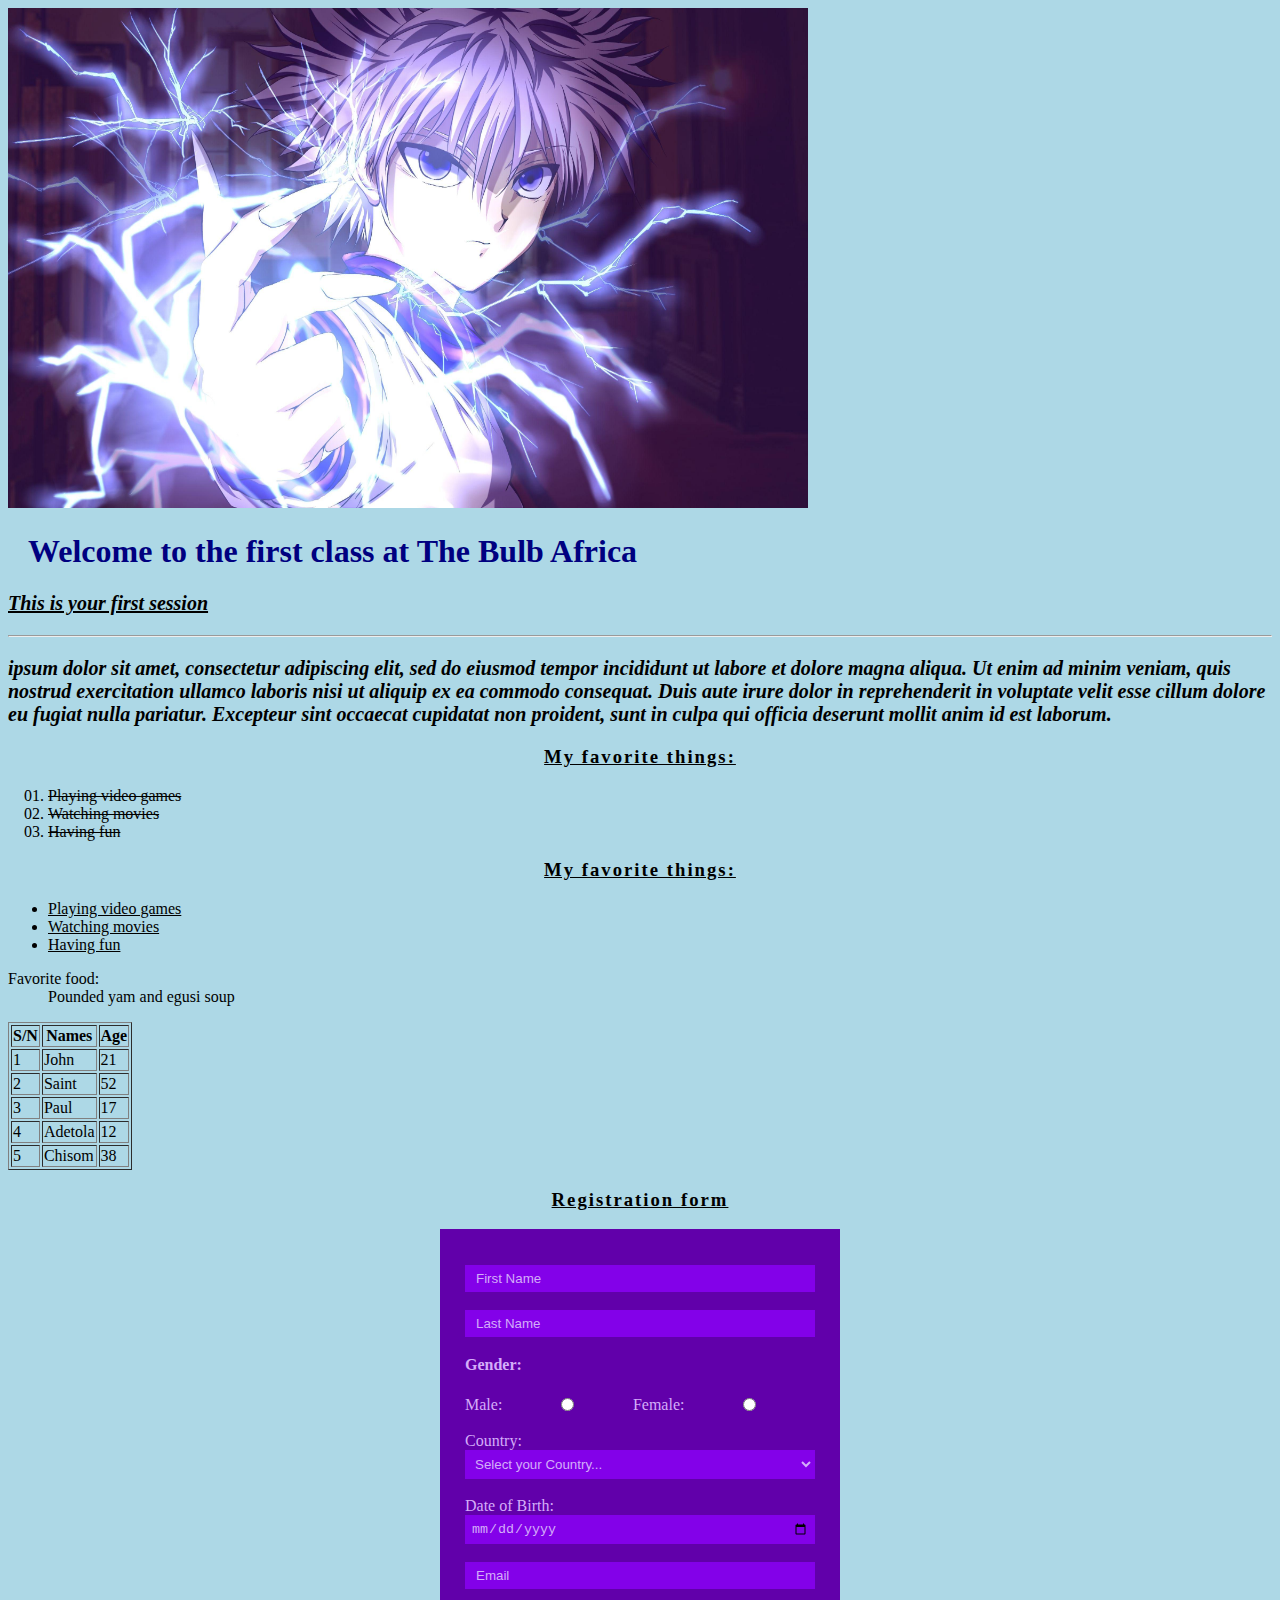
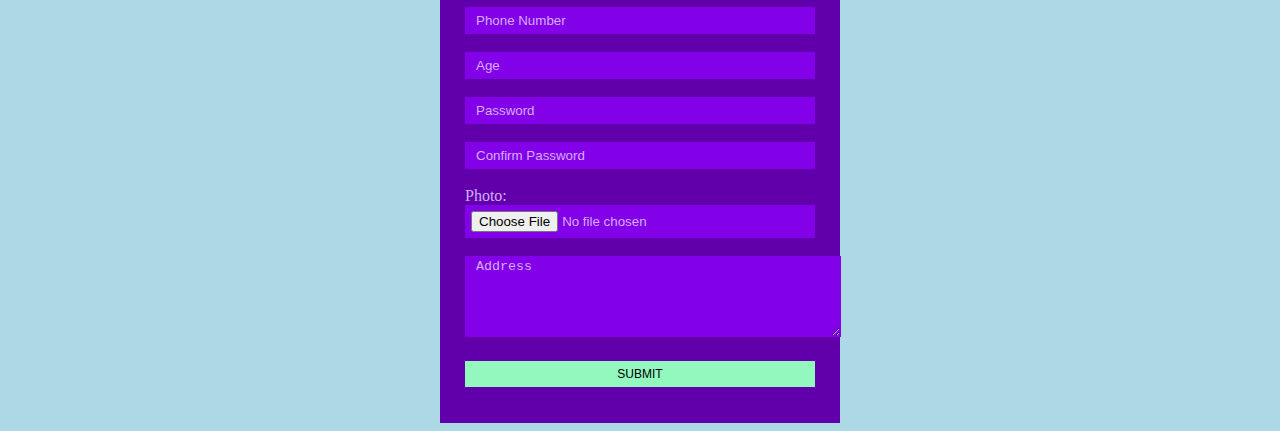
<file: The Bulb/index.html>
<!DOCTYPE html>
<html lang="en">
<head>
    <meta charset="UTF-8">
    <meta http-equiv="X-UA-Compatible" content="IE=edge">
    <meta name="viewport" content="width=device-width, initial-scale=1.0">
    <title>First Class</title>
    <link rel="stylesheet" href="style.css">
    <img src="wp1859952.jpg" alt="" width="800px" height="500px">
</head>
<body>
    <h1>Welcome to the first class at The Bulb Africa</h1>
    <p><u>This is your first session</u></p>
    <hr>
    <p>
        <b>ipsum dolor sit amet,</b> <i>consectetur</i> <em>adipiscing elit,</em> sed do eiusmod tempor incididunt ut labore et dolore magna aliqua. Ut enim ad minim veniam, quis nostrud exercitation ullamco laboris nisi ut aliquip ex ea commodo consequat. Duis aute irure dolor in reprehenderit in voluptate velit esse cillum dolore eu fugiat nulla pariatur. Excepteur sint occaecat cupidatat non proident, sunt in culpa <strong>qui officia deserunt mollit anim id est laborum.</strong>
    </p>

    <h3>My favorite things:</h3>
    <ol>
        <li>Playing video games</li>
        <li>Watching movies</li>
        <li>Having fun</li>
    </ol>

    <h3>My favorite things:</h3>
    <ul>
        <li>Playing video games</li>
        <li>Watching movies</li>
        <li>Having fun</li>
    </ul>

    <dl>
        <dt>Favorite food:</dt>
        <dd>Pounded yam and egusi soup</dd>
    </dl>

    <table border="1">
        <thead>
            <tr>
                <th>S/N</th>
                <th>Names</th>
                <th>Age</th>
            </tr>
        </thead>
        <tbody>
            <tr>
                <td>1</td>
                <td>John</td>
                <td>21</td>
            </tr>
        </tbody>
        <tbody>
            <tr>
                <td>2</td>
                <td>Saint</td>
                <td>52</td>
            </tr>
        </tbody>
        <tbody>
            <tr>
                <td>3</td>
                <td>Paul</td>
                <td>17</td>
            </tr>
        </tbody>
        <tbody>
            <tr>
                <td>4</td>
                <td>Adetola</td>
                <td>12</td>
            </tr>
        </tbody>
        <tbody>
            <tr>
                <td>5</td>
                <td>Chisom</td>
                <td>38</td>
            </tr>
        </tbody>
    </table>

    <h3>Registration form</h3>
    <form action="">
        <!-- <label for="">First Name:</label> -->
        <input type="text" placeholder="First Name">

        <br><br>
        <!-- <label for="">Last Name:</label> -->
        <input type="text" placeholder="Last Name">

        <br><br>

        <h4>Gender:</h4>
        <div id="sex">

            <label for="">Male:</label>
            <input type="radio" name="Gender">
            <label for="">Female:</label>
            <input type="radio" name="Gender">

         </div>

        <br>
        <label for="country" class="count">Country:</label>
        <select name="country" id="country" aria-placeholder="Country">
            <option value="">Select your Country...</option>
            <option value="nigeria">Nigeria</option>
            <option value="spain">Spain</option>
            <option value="portugal">Portugal</option>
            <option value="brazil">Brazil</option>
            <option value="canada">Canada</option>
            <option value="england">England</option>
            <option value="france">France</option>
        </select>

        <br><br>
        <label for="" id="dob">Date of Birth:</label>
        <input type="date">

        <br><br>
        <!-- <label for="">Email Address:</label> -->
        <input type="email" placeholder="Email">

        <br><br>
        <!-- <label for="">Phone Number:</label> -->
        <input type="tel" placeholder="Phone Number">

        <br><br>
        <!-- <label for="">Age:</label> -->
        <input type="number" placeholder="Age">

        <br><br>
        <!-- <label for="">Password:</label> -->
        <input type="password" placeholder="Password">

        <br><br>
        <!-- <label for="">Confirm Password:</label> -->
        <input type="password" placeholder="Confirm Password">

        <br><br>
        <label for="" id="pics">Photo:</label>
        <input type="file">

        <br><br>
        <!-- <label for="">Address:</label> -->
        <textarea name="" id="" cols="44" rows="5" placeholder="Address"></textarea>
        <button type="submit">SUBMIT</button>
    </form>
</body>
</html>
</file>
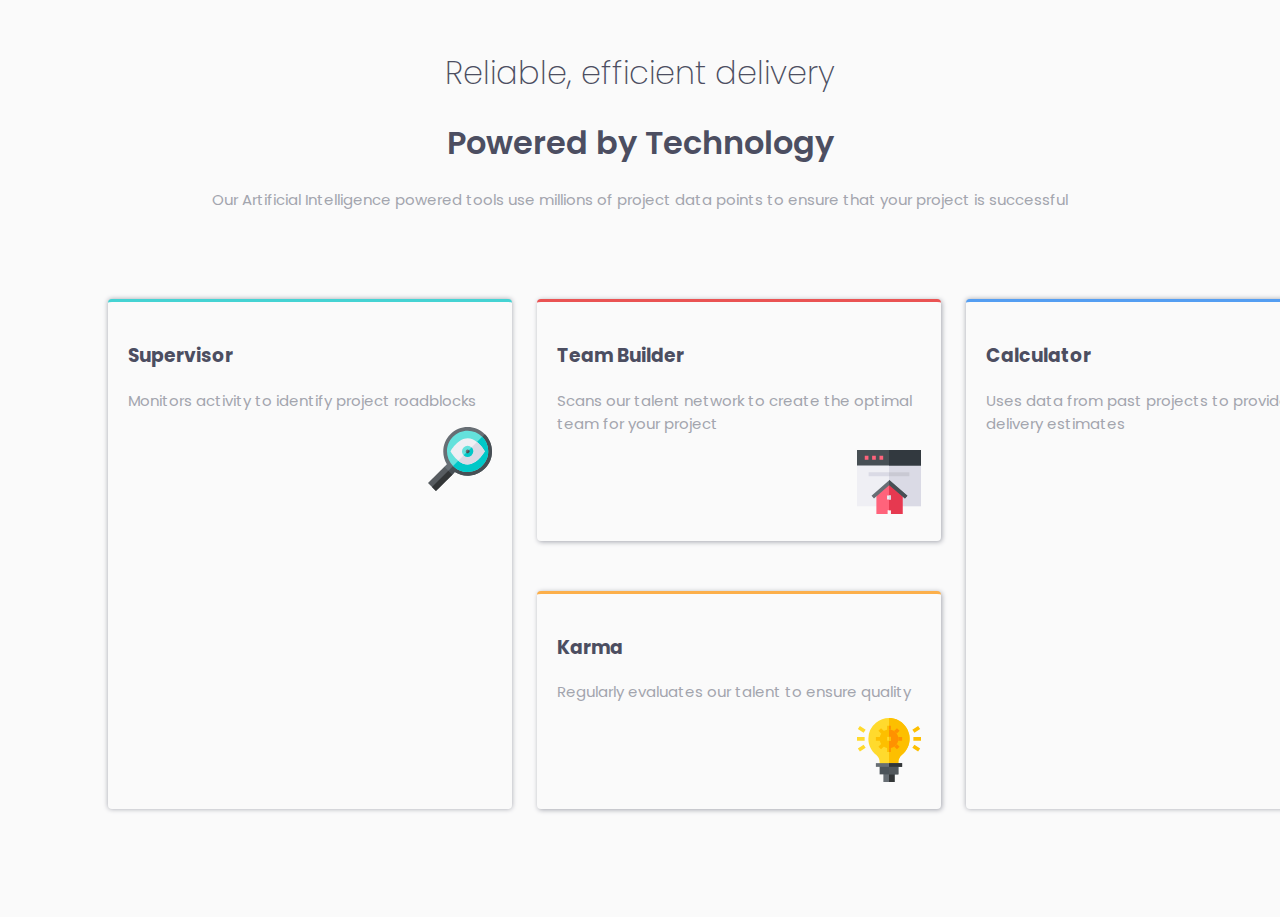
<file: My Practices/another challenge/index.html>
<!DOCTYPE html>
<html lang="en">
<head>
    <meta charset="UTF-8">
    <meta http-equiv="X-UA-Compatible" content="IE=edge">
    <meta name="viewport" content="width=device-width, initial-scale=1.0">
    <title>Second Challenge</title>
    <link rel="stylesheet" href="style.css">
    <link rel="stylesheet" href="https://fonts.google.com/specimen/Poppins">
</head>
<body>
    <div id="container">

    <header>
        <h1 id="topHeader">Reliable, efficient delivery</h1>
        <h1 id="middleHeader">Powered by Technology</h1>
        <p>Our Artificial Intelligence powered tools use millions of project data points to ensure that your project is successful</p>
    </header>

    <main>
        <div id="mainFlex">
        <section id="firstSection">
            <h3>Supervisor</h3>
            <p>Monitors activity to identify project roadblocks</p>
            <img src="icon-supervisor.svg" alt="" id="firstIcon">
        </section>

        <div class="secondCon">
            <section id="secondSection">
                <h3>Team Builder</h3>
                <p>Scans our talent network to create the optimal team for your project</p>
                <img src="icon-team-builder.svg" alt="" id="secondIcon">
            </section>
    
            <section id="thirdSection">
                <h3>Karma</h3>
                <p>Regularly evaluates our talent to ensure quality</p>
                <img src="icon-karma.svg" alt="" id="thirdIcon">
            </section>
        </div>

        <section id="fourthSection">
            <h3>Calculator</h3>
            <p>Uses data from past projects to provide better delivery estimates</p>
            <img src="icon-calculator.svg" alt="" id="fourthIcon">
        </section>
        </div>
    </main>
</div>
</body>
</html>
</file>
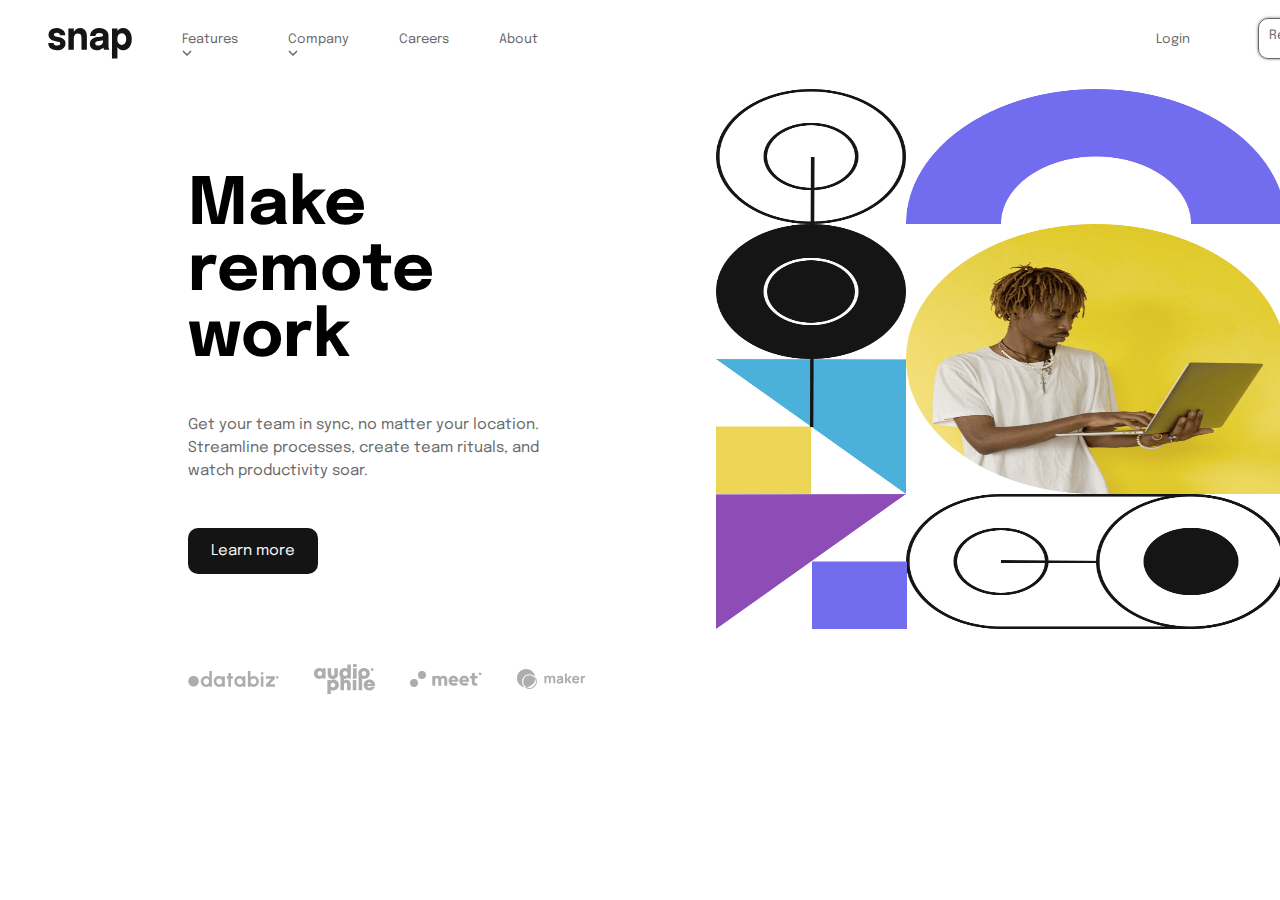
<file: My Practices/intro-section-with-dropdown-navigation-main/index.html>
<!DOCTYPE html>
<html lang="en">
<head>
    <meta charset="UTF-8">
    <meta http-equiv="X-UA-Compatible" content="IE=edge">
    <meta name="viewport" content="width=device-width, initial-scale=1.0">
    <title>intro-section-with-dropdown-navigation-main</title>
    <link rel="stylesheet" href="style.css">
</head>
<body>
    
    <nav id="navBar">
        <img src="images/logo.svg" alt="" id="imgTop">
        <a href="" class="topBar">Features <img src="images/icon-arrow-down.svg" alt=""></a>
        <a href="" class="topBar">Company <img src="images/icon-arrow-down.svg" alt=""></a>
        <a href="" class="topBar">Careers</a>
        <a href="" class="topBar">About</a>

        <div id="topRight">
            <a href="" class="topBar" >Login</a>
            <a href="" class="topBar" id="reg">Register</a>
        </div>
    </nav>

    <div id="container">
        <div id="con">
            <h1>Make <br> remote work</h1>

            <p>Get your team in sync, no matter your location. 
                <br> Streamline processes, create team rituals, and 
                <br> watch productivity soar.</p>

            <a href="" id="learnMore">Learn more</a>

            <div id="imgLogo">
                <img src="images/client-databiz.svg" alt="" height="16px">
                <img src="images/client-audiophile.svg" alt="" height="30px">
                <img src="images/client-meet.svg" alt="" height="16px">
                <img src="images/client-maker.svg" alt="" height="20px">
            </div>
        </div>
        
        <div id="imgPics">
            <img src="images/image-hero-desktop.png" alt="" width="570px" height="540px">
        </div>
    </div>
   
</body>
</html>
</file>
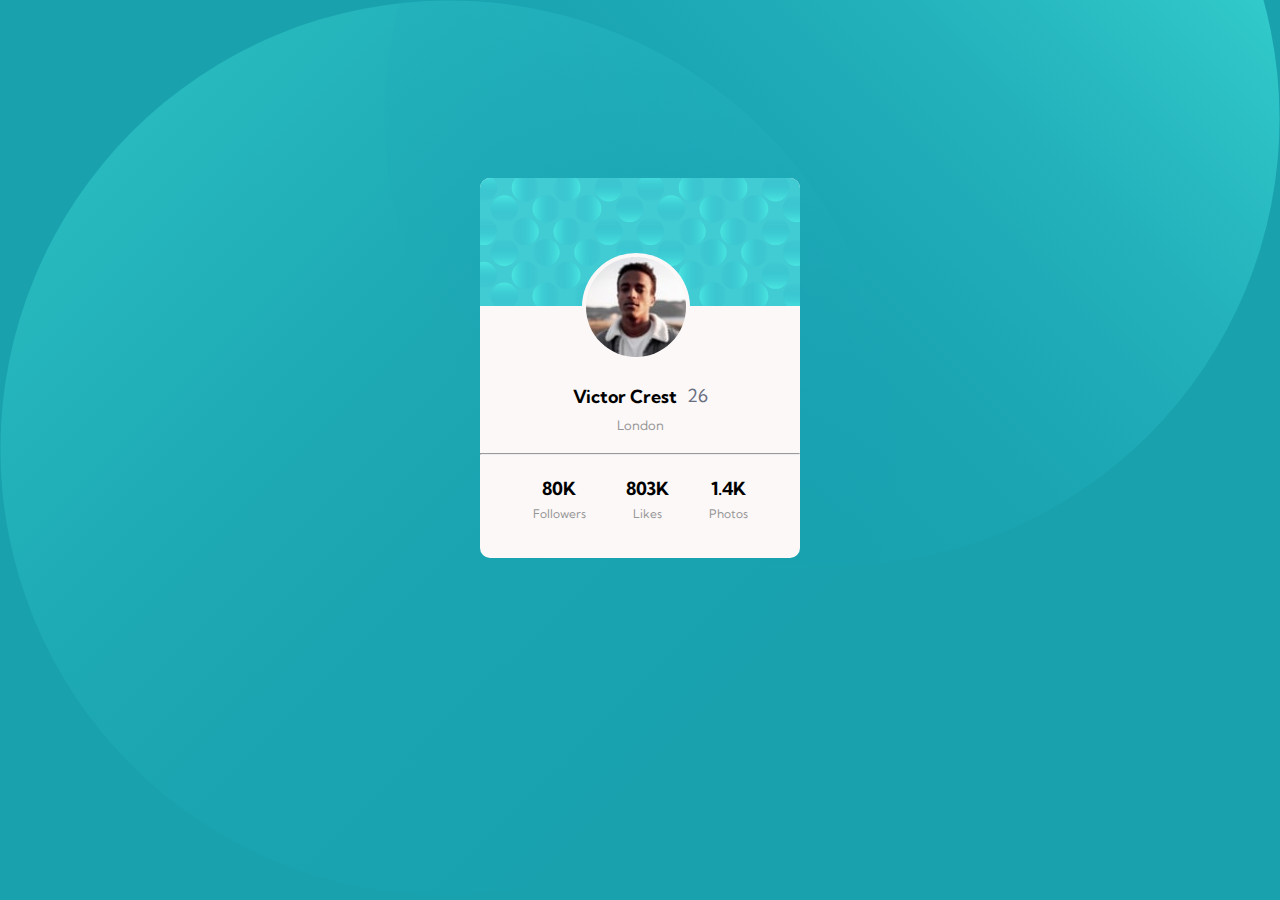
<file: My Practices/profile-card-component-main/index.html>
<!DOCTYPE html>
<html lang="en">
<head>
    <meta charset="UTF-8">
    <meta http-equiv="X-UA-Compatible" content="IE=edge">
    <meta name="viewport" content="width=device-width, initial-scale=1.0">
    <title>profile-card-component-main</title>
    <link rel="stylesheet" href="style.css">
</head>
<body>

    <main id="container">
        
        <img src="bg-pattern-card.svg" alt="" width="320px" id="image">

        <div id="imgDiv">
            <img src="image-victor.jpg" alt="" id="victorPic" width="100" height="100">
        </div>
        

        <div id="contain">
            <h4>Victor Crest</h4>
            <p id="age">26</p>
        </div>
        <br>
        <p id="place">London</p>  
        <hr>

        <footer id="con">
            <aside>
               <h4>80K</h4>  
               <p>Followers</p> 
            </aside>

            <aside>
                <h4>803K</h4>
                <p>Likes </p> 
            </aside>

            <aside>
                <h4>1.4K</h4>
                <p>Photos</p> 
            </aside>
        </footer>

    </main>
    
</body>
</html>
</file>
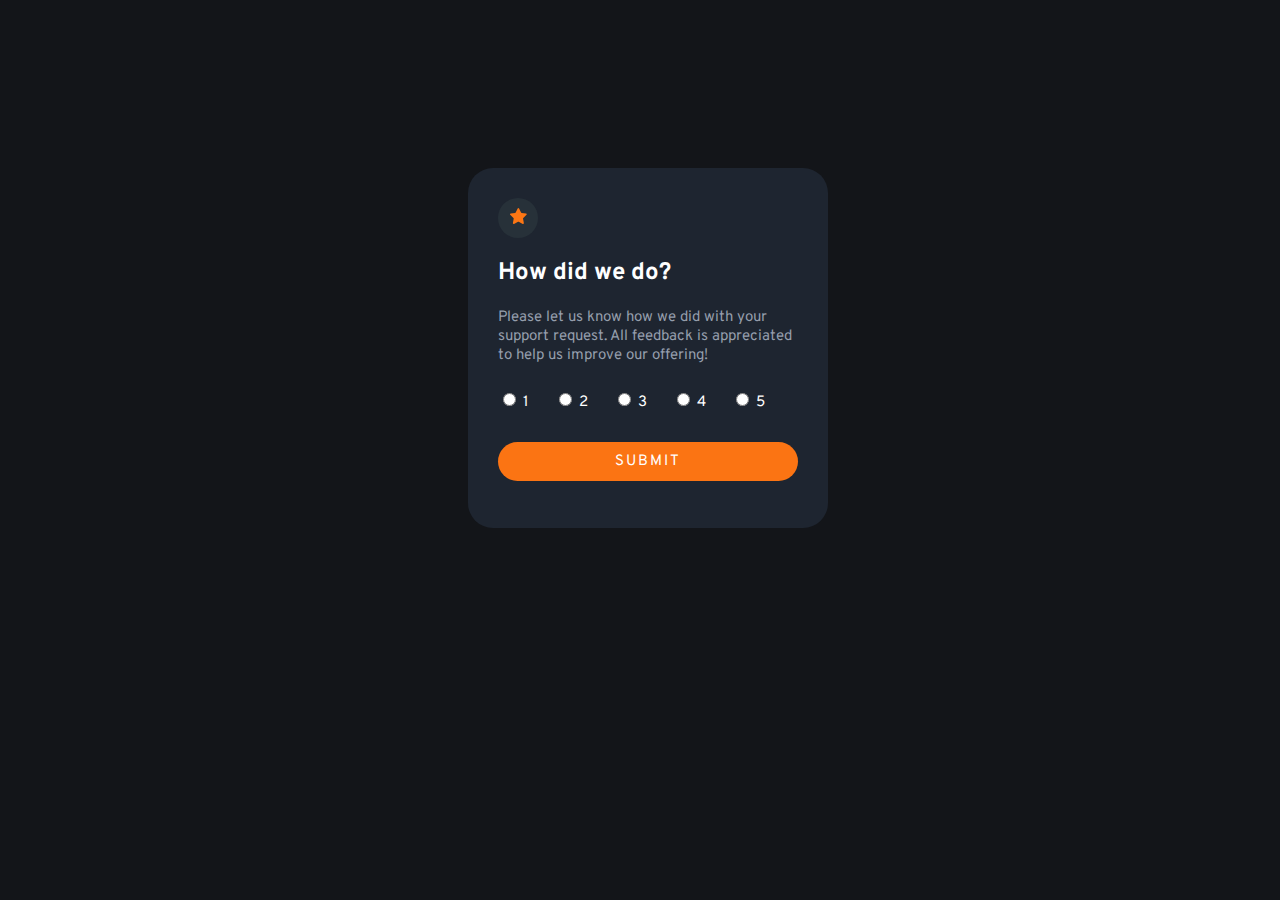
<file: My Practices/Self challenge 2/index.html>
<!DOCTYPE html>
<html lang="en">
<head>
    <meta charset="UTF-8">
    <meta http-equiv="X-UA-Compatible" content="IE=edge">
    <meta name="viewport" content="width=device-width, initial-scale=1.0">
    <title>Self challenge 2</title>
    <link rel="stylesheet" href="style.css">
</head>
<body>
    <main class="container">
        <div>
            <div id="iconStar">
                <img src="icon-star.svg" alt="" id="con">
            </div>
            
            <h2>How did we do?</h2>
            <p>Please let us know how we did with your support request. All feedback is appreciated to help us improve our offering!</p>

           <div id="part">
                <label class="num">
                    <input type="radio" name="number" value="1">
                    1
                    <span></span>
                </label>

                <label class="num">
                    <input type="radio" name="number" value="2">
                    2
                    <span></span>
                </label>

                <label class="num">
                    <input type="radio" name="number" value="3">
                    3
                    <span></span>
                </label>
               
                <label class="num">
                    <input type="radio" name="number" value="4">
                    4
                    <span></span>
                </label>
              
                <label class="num">
                    <input type="radio" name="number" value="5">
                    5
                    <span></span>
                </label>
           </div>
               
            <div id="submit">
                <a href="" id="sub">SUBMIT</a>
            </div>
            
        </div>
    </main>
</body>
</html>
</file>
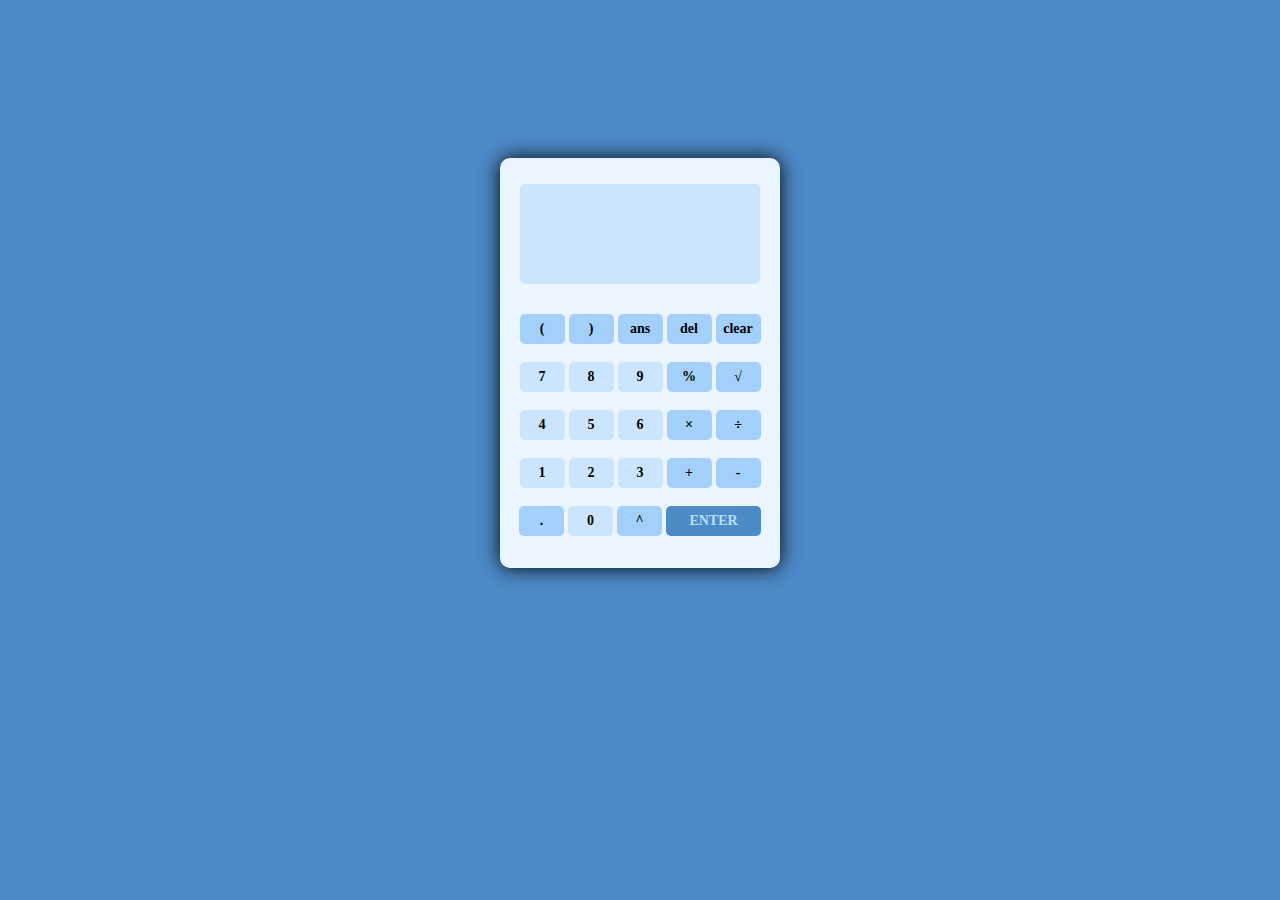
<file: The Bulb works/Calculator/index.html>
<!DOCTYPE html>
<html lang="en">
<head>
    <meta charset="UTF-8">
    <meta http-equiv="X-UA-Compatible" content="IE=edge">
    <meta name="viewport" content="width=device-width, initial-scale=1.0">
    <title>Calculator</title>
    <link rel="stylesheet" href="style.css">
</head>
<body>

    <main id="container">
       
        <div id="out">
            <p id="outTop"></p>
            <p id="outBottom"></p>

        </div>
        
        <div id="top">
            <button class="bot1" onclick="clickMe('(')">(</button>
            <button class="bot1" onclick="clickMe(')')">)</button>
            <button class="bot1" onclick="calculate()">ans</button>
            <button class="bot1" data-action="del" onclick="remove(del)">del</button>
            <button class="bot1" data-action="clear" onclick="erase(clear)">clear</button>

        </div>
        <br>

        <div>
            <button id="seven" onclick="clickMe(7)">7</button>
            <button id="eight" onclick="clickMe(8)">8</button>
            <button id="nine" onclick="clickMe(9)">9</button>
            <button class="bot1" onclick="clickMe('%')">%</button>
            <button class="bot1" onclick="clickMe('Math.sqrt(')">√</button>

        </div>
        <br>

        <div>
            <button id="four" onclick="clickMe(4)">4</button>
            <button id="five" onclick="clickMe(5)">5</button>
            <button id="six" onclick="clickMe(6)">6</button>
            <button class="bot1" data-action="multiply" onclick="clickMe('*')">×</button>
            <button class="bot1" data-action="divide" onclick="clickMe('/')">÷</button>

        </div>
        <br>

        <div>
            <button id="one" onclick="clickMe(1)">1</button>
            <button id="two" onclick="clickMe(2)">2</button>
            <button id="three" onclick="clickMe(3)">3</button>
            <button class="bot1" data-action="add" onclick="clickMe('+')">+</button>
            <button class="bot1" data-action="subtract" onclick="clickMe('-')">-</button>

        </div>
        <br>

        <div>
            <button class="bot1" data-action="decimal" onclick="clickMe('.')">.</button>
            <button id="zero" onclick="clickMe(0)">0</button>
            <button class="bot1" onclick="clickMe('**')">^</button>
            <button id="enter" data-action="calculate" onclick="calculate()">ENTER</button>

        </div>
        
    </main>
   
    <script src="script.js"></script>
</body>
</html>
</file>
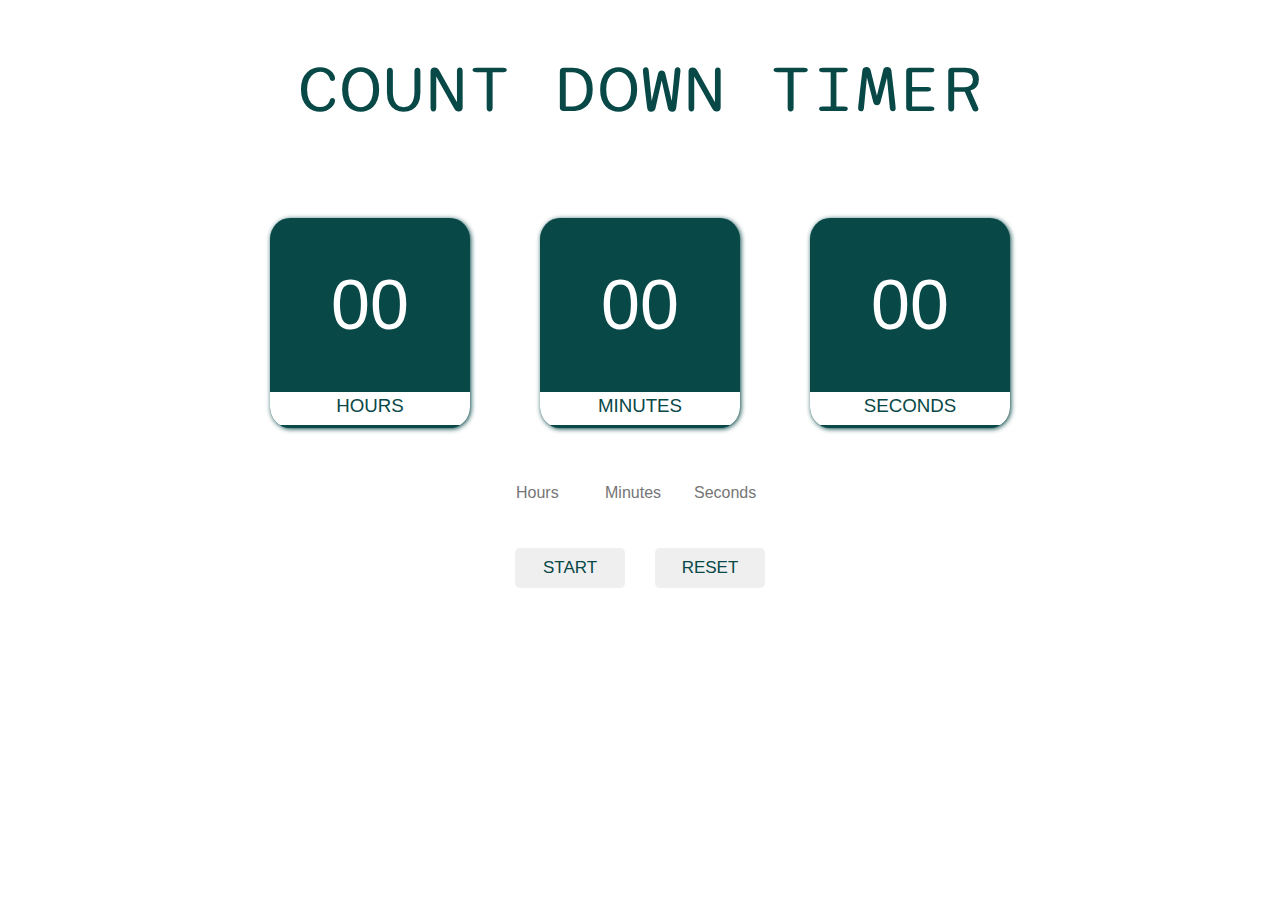
<file: The Bulb works/CountDown/index.html>
<!DOCTYPE html>
<html lang="en">
<head>
    <meta charset="UTF-8">
    <meta http-equiv="X-UA-Compatible" content="IE=edge">
    <meta name="viewport" content="width=device-width, initial-scale=1.0">
    <title>Count Down</title>
    <link rel="stylesheet" href="style.css">
</head>
<body>
    <header>
        <h1 id="headOne">COUNT DOWN TIMER</h1>
    </header>

    <main id="container">
        <div class="con">
            <h1 class="hours">00</h1>
            <h3>HOURS</h3>
        </div>
   
        <div class="con">
            <h1 class="minutes">00</h1>
            <h3>MINUTES</h3>
        </div>

        <div class="con">
            <h1 class="seconds">00</h1>
            <h3>SECONDS</h3>
        </div>
    </main>

    <div id="inputTime">
        <input type="text" placeholder="Hours" maxlength="2" id="hour-input">
        <input type="text" placeholder="Minutes" maxlength="2" id="min-input">
        <input type="text" placeholder="Seconds" maxlength="2" id="sec-input">

    </div>
    <div class="app__flex">
        <span id="error" class="error"></span>
    </div>

    <div id="conButton">
        <button id="start" onclick="startTiming()">START</button>
        <button id="reset" onclick="stopTimer()">RESET</button>
    </div>

    <script src="script.js"></script>
</body>
</html>
</file>
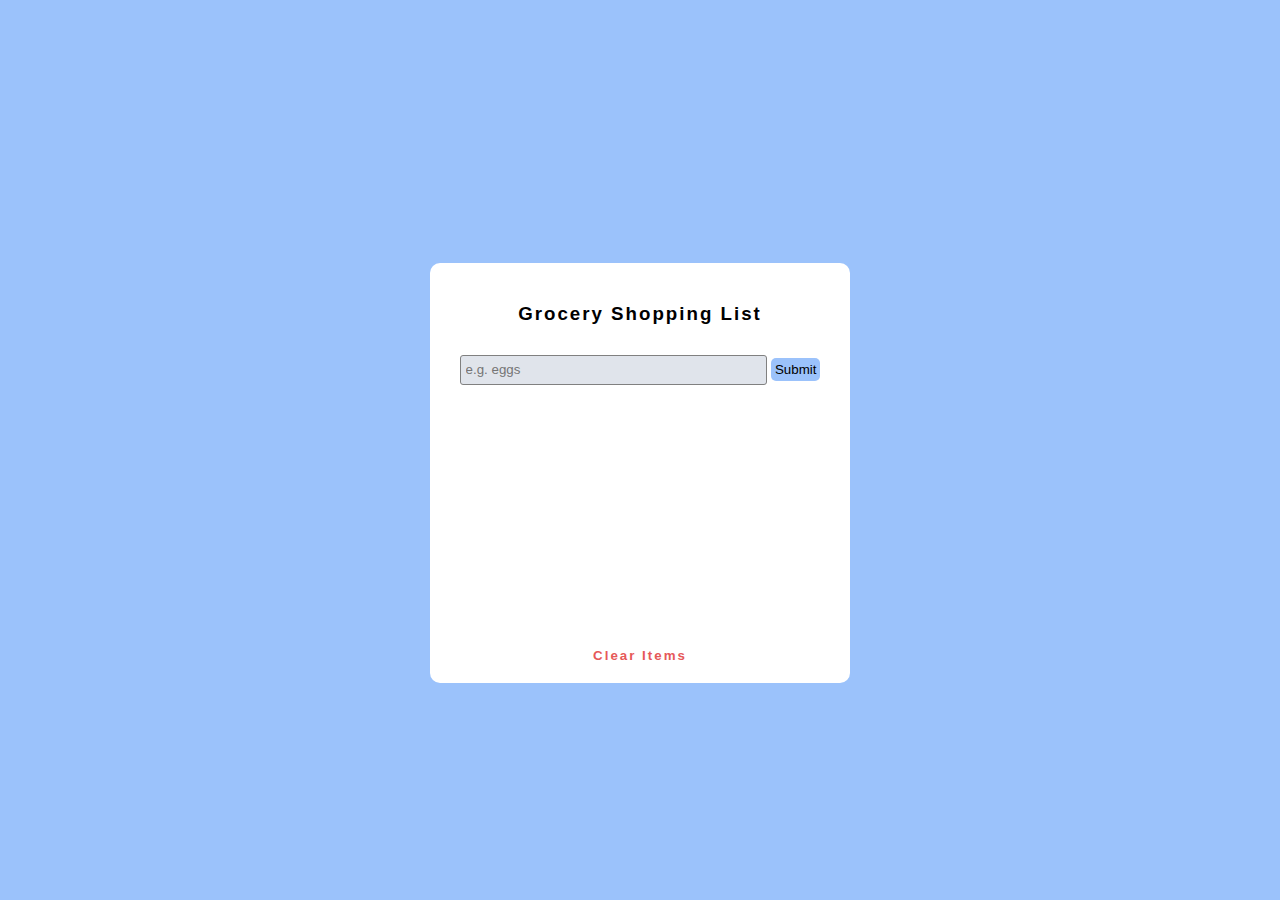
<file: The Bulb works/Grocery Shopping List/index.html>
<!DOCTYPE html>
<html lang="en">
<head>
    <meta charset="UTF-8">
    <meta http-equiv="X-UA-Compatible" content="IE=edge">
    <meta name="viewport" content="width=device-width, initial-scale=1.0">
    <title>Grocery Shopping List</title>
    <link rel="stylesheet" href="style.css">
</head>
<body>
    
    <section>

        <div class="alertCon">
            <p class="alert"></p>
        </div>
        
        <main id="container">

            <div>

                <form id="groceryForm">
                
                    <h3>Grocery Shopping List</h3>
                    
        
                    <div id="con">
                        <input type="text" placeholder="e.g. eggs" id="grocery">
                        <button type="submit" id="submitBtn">Submit</button>
                    </div>
        
                </form>
        
                <div class="groceryContainer">
                    <div id="groceryList">
                        <article class="groceryItem">
                            
                        </article>
                    </div>
        
                </div>

            </div>
            
            
            <button type="button" id="clearBtn">Clear items</button>
            
        </main>

        
    </section>

    <script src="script.js"></script>
</body>
</html>
</file>
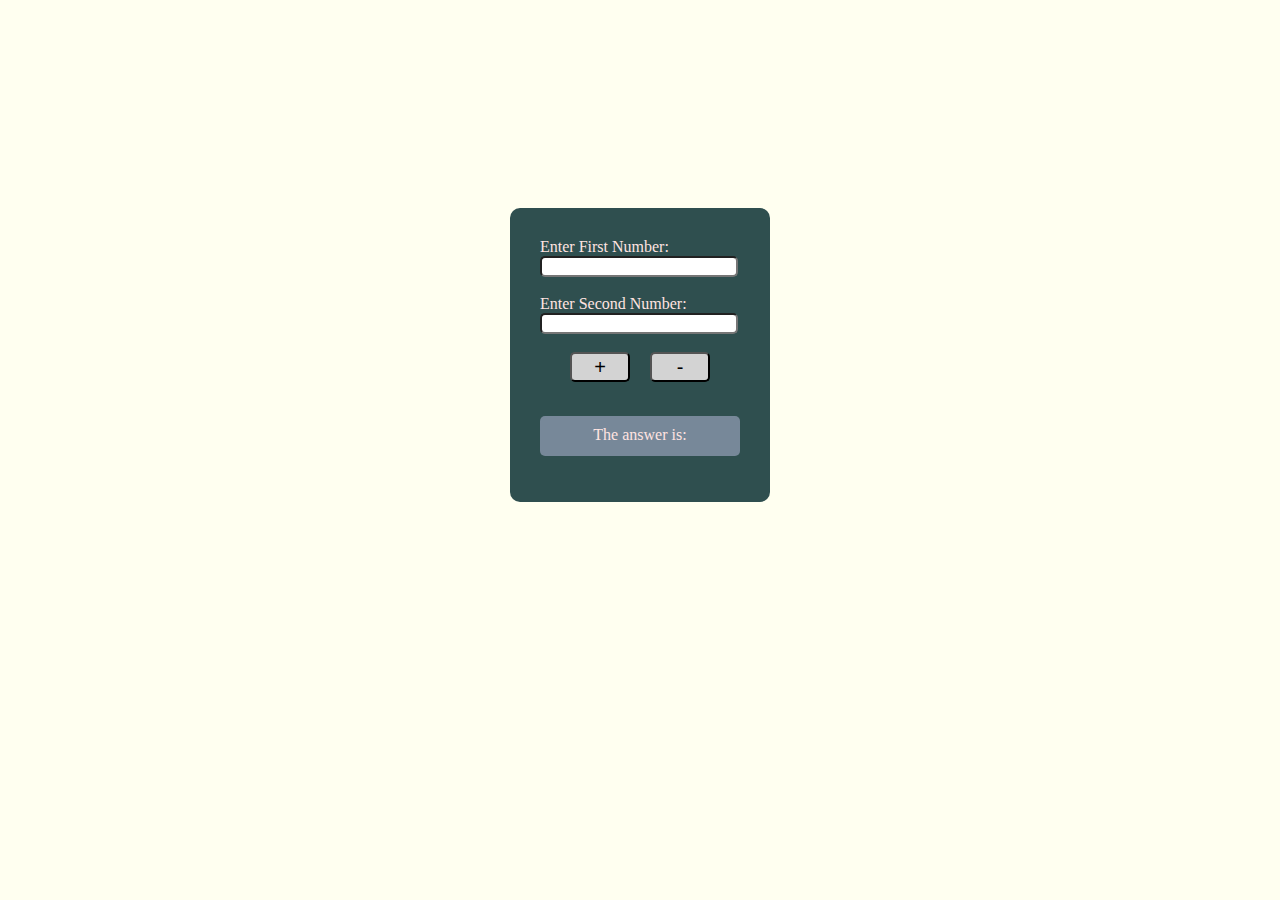
<file: The Bulb works/Simple Calculator (Peter)/index.html>
<!DOCTYPE html>
<html lang="en">
<head>
    <meta charset="UTF-8">
    <meta http-equiv="X-UA-Compatible" content="IE=edge">
    <meta name="viewport" content="width=device-width, initial-scale=1.0">
    <title>Simple Calculator</title>
    <link rel="stylesheet" href="style.css">
    
</head>
<body>
    <main id="container">
        <label for="">Enter First Number:</label>
        <input type="number" id="firstNumber">

        <br><br>

        <label for="">Enter Second Number:</label>
        <input type="number" id="secondNumber">

        <br><br>

        <div id="bot">
            <button onclick="sum()">+</button>
            <button onclick="subtract()">-</button>    
        </div>
        <br>
      
        <p id="result">The answer is: </p>
        <script src="script.js"></script>
    </main>
</body>
</html>
</file>
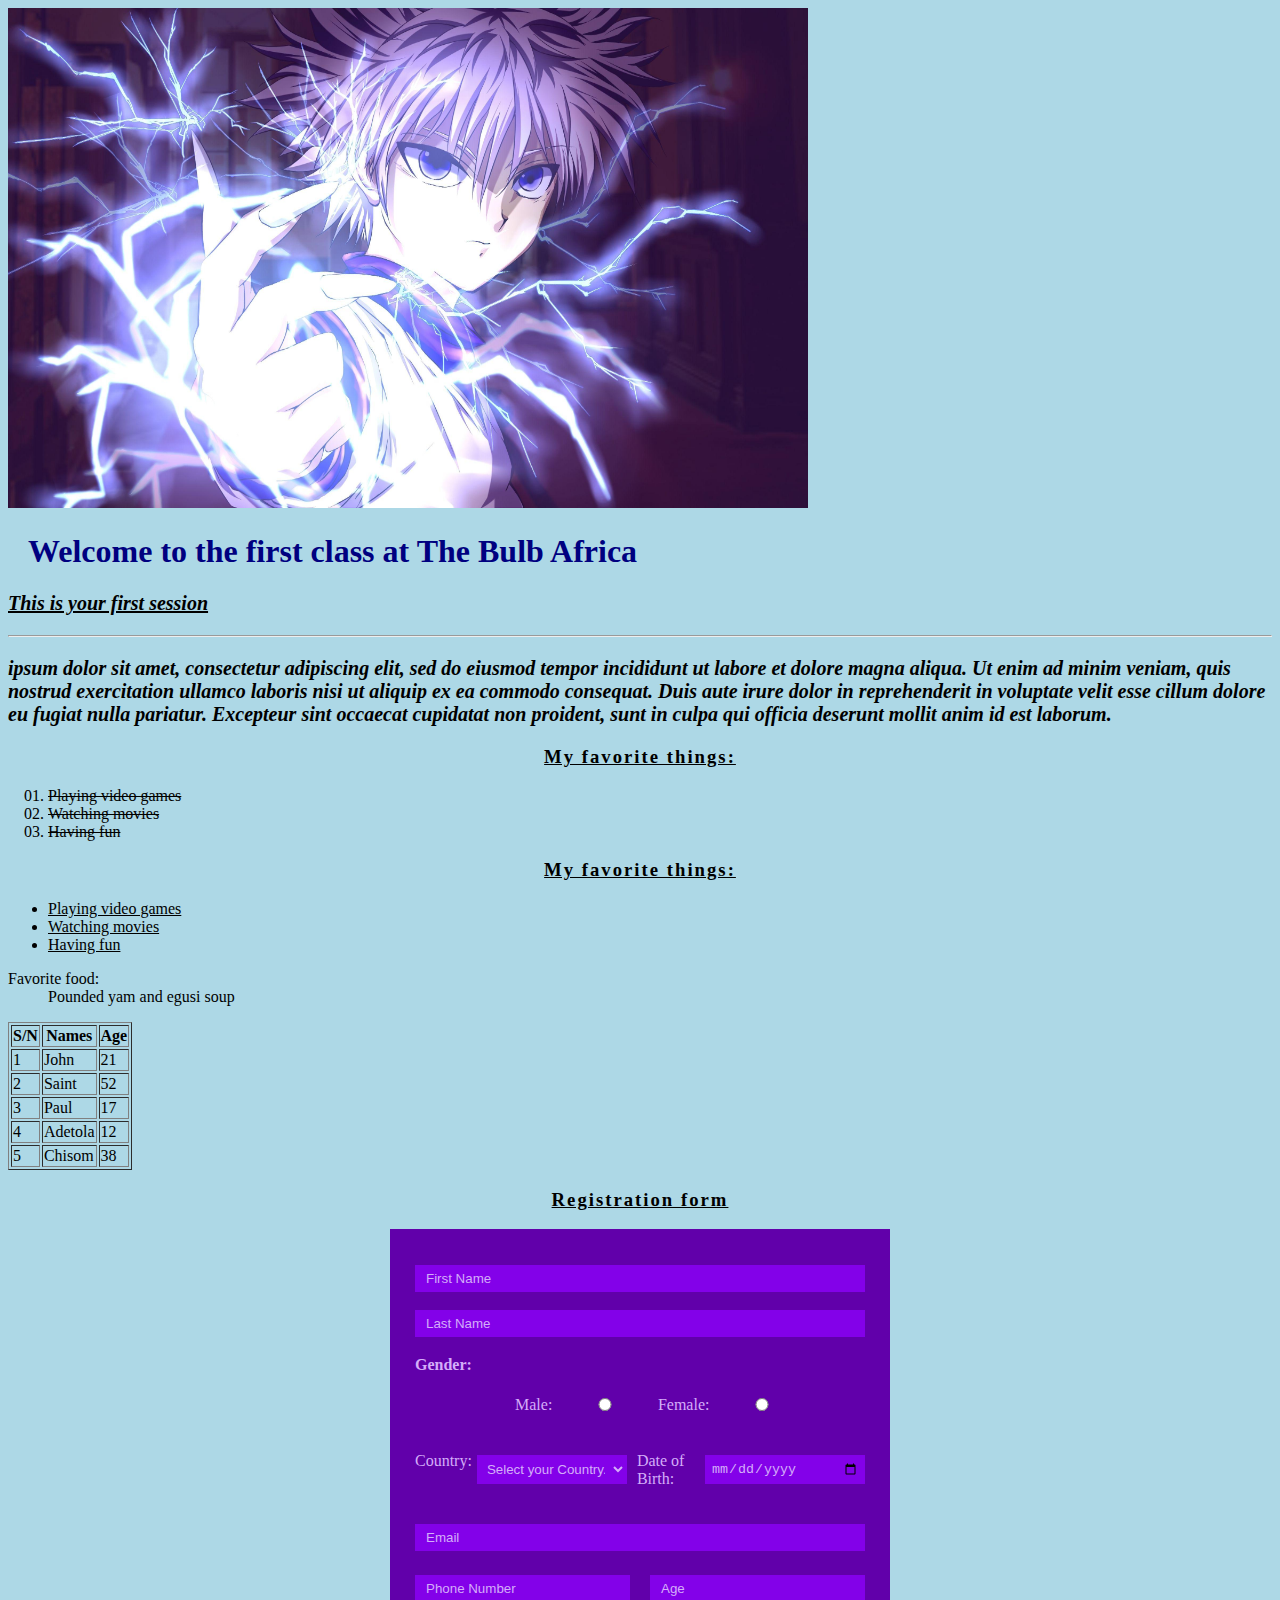
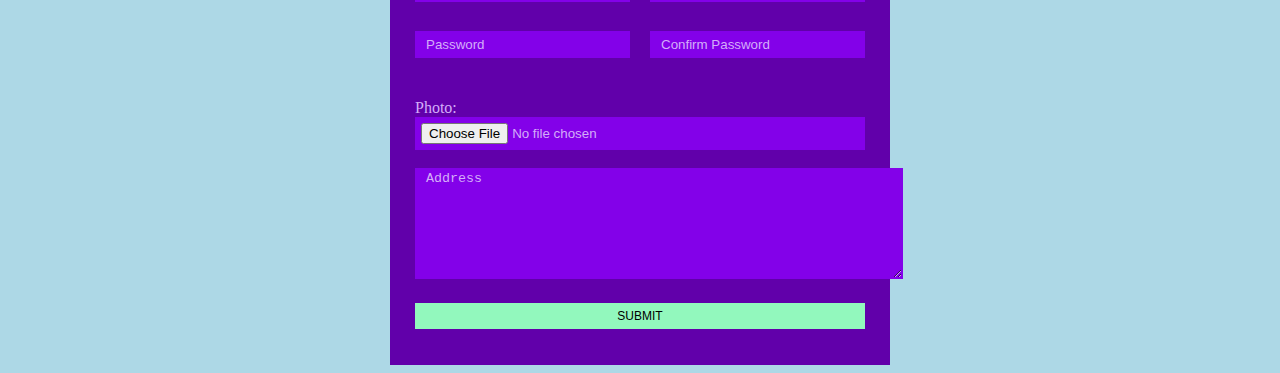
<file: The Bulb works/The Bulb/index.html>
<!DOCTYPE html>
<html lang="en">
<head>
    <meta charset="UTF-8">
    <meta http-equiv="X-UA-Compatible" content="IE=edge">
    <meta name="viewport" content="width=device-width, initial-scale=1.0">
    <title>First Class</title>
    <link rel="stylesheet" href="style.css">
    <img src="wp1859952.jpg" alt="" width="800px" height="500px">
</head>
<body>
    <h1>Welcome to the first class at The Bulb Africa</h1>
    <p><u>This is your first session</u></p>
    <hr>
    <p>
        <b>ipsum dolor sit amet,</b> <i>consectetur</i> <em>adipiscing elit,</em> sed do eiusmod tempor incididunt ut labore et dolore magna aliqua. Ut enim ad minim veniam, quis nostrud exercitation ullamco laboris nisi ut aliquip ex ea commodo consequat. Duis aute irure dolor in reprehenderit in voluptate velit esse cillum dolore eu fugiat nulla pariatur. Excepteur sint occaecat cupidatat non proident, sunt in culpa <strong>qui officia deserunt mollit anim id est laborum.</strong>
    </p>

    <h3>My favorite things:</h3>
    <ol>
        <li>Playing video games</li>
        <li>Watching movies</li>
        <li>Having fun</li>
    </ol>

    <h3>My favorite things:</h3>
    <ul>
        <li>Playing video games</li>
        <li>Watching movies</li>
        <li>Having fun</li>
    </ul>

    <dl>
        <dt>Favorite food:</dt>
        <dd>Pounded yam and egusi soup</dd>
    </dl>

    <table border="1">
        <thead>
            <tr>
                <th>S/N</th>
                <th>Names</th>
                <th>Age</th>
            </tr>
        </thead>
        <tbody>
            <tr>
                <td>1</td>
                <td>John</td>
                <td>21</td>
            </tr>
        </tbody>
        <tbody>
            <tr>
                <td>2</td>
                <td>Saint</td>
                <td>52</td>
            </tr>
        </tbody>
        <tbody>
            <tr>
                <td>3</td>
                <td>Paul</td>
                <td>17</td>
            </tr>
        </tbody>
        <tbody>
            <tr>
                <td>4</td>
                <td>Adetola</td>
                <td>12</td>
            </tr>
        </tbody>
        <tbody>
            <tr>
                <td>5</td>
                <td>Chisom</td>
                <td>38</td>
            </tr>
        </tbody>
    </table>

    <h3>Registration form</h3>
    <form action="">
        <!-- <label for="">First Name:</label> -->
        <input type="text" placeholder="First Name" id="firstName">

        <br><br>
        <!-- <label for="">Last Name:</label> -->
        <input type="text" placeholder="Last Name" id="secondName">

        <br><br>

        <h4 id="gender">Gender:</h4>
        <div id="sex">

            <label for="">Male:</label>
            <input type="radio" name="Gender">
            <label for="">Female:</label>
            <input type="radio" name="Gender">

         </div>

        <br>
    <section id="flex1">
        <label for="country" class="count">Country:</label>
        <select name="country" id="country" aria-placeholder="Country">
            <option value="">Select your Country...</option>
            <option value="nigeria">Nigeria</option>
            <option value="spain">Spain</option>
            <option value="portugal">Portugal</option>
            <option value="brazil">Brazil</option>
            <option value="canada">Canada</option>
            <option value="england">England</option>
            <option value="france">France</option>
        </select>

            <br><br>
            <label for="" id="dob">Date of Birth:</label>
            <input type="date">
    </section>
        <br><br>
        <!-- <label for="">Email Address:</label> -->
        <input type="email" placeholder="Email" id="email">

        <br>

    <section id="flex2">
        <!-- <label for="">Phone Number:</label> -->
        <input type="tel" placeholder="Phone Number">

        <br><br>
        <!-- <label for="">Age:</label> -->
        <input type="number" placeholder="Age">
    </section>

    <section id="flex3">
        <!-- <label for="">Password:</label> -->
        <input type="password" placeholder="Password">

        <br><br>
        <!-- <label for="">Confirm Password:</label> -->
        <input type="password" placeholder="Confirm Password">
    </section>

        <br><br>
        <label for="" id="pic">Photo:</label>
        <input type="file" id="pics">

        <br><br>
        <!-- <label for="">Address:</label> -->
        <textarea name="" id="" cols="58" rows="7" placeholder="Address"></textarea>
        <button type="submit">SUBMIT</button>
    </form>
</body>
</html>
</file>
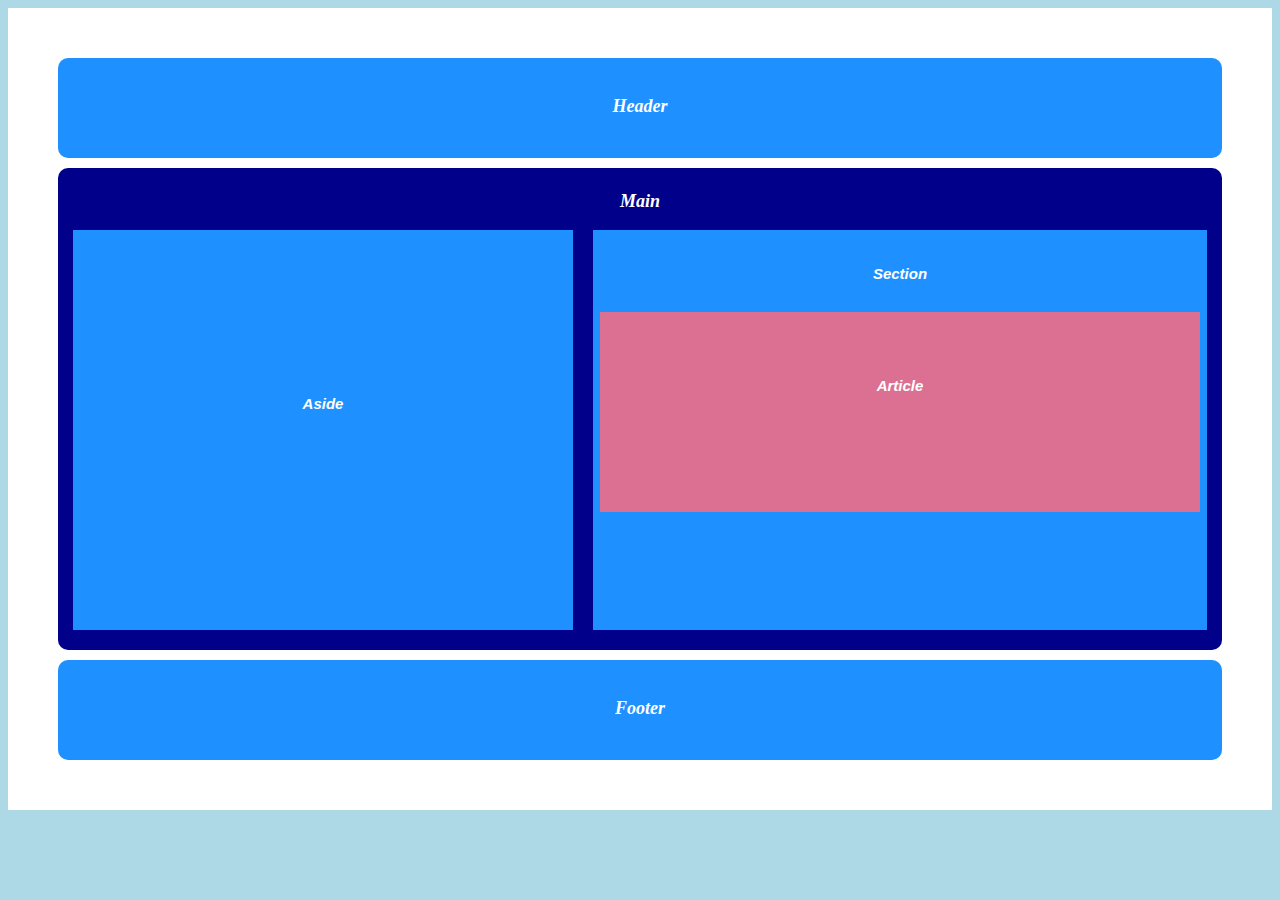
<file: The Bulb/index2.html>
<!DOCTYPE html>
<html lang="en">
<head>
    <meta charset="UTF-8">
    <meta http-equiv="X-UA-Compatible" content="IE=edge">
    <meta name="viewport" content="width=device-width, initial-scale=1.0">
    <title>Second Class</title>
    <link rel="stylesheet" href="style.css">
</head>
<body>
    <div id="container">

    <!-- Header -->
    <header>
        <p class="mainText">Header</p>
    </header>

    <!-- Main -->
    <main>
        <p class="mainText">Main</p>

        <div id="mainFlex">
            
        <!-- Aside -->
        <aside>
            <p class="subText">Aside</p>
        </aside>

        <!-- Section -->
        <section>
            <p class="subText">Section</p>

            <!-- Article -->
            <article>
                <p class="subText">Article</p>
            </article>
        </section>
        </div>
    </main>

    <!-- Footer Section-->
    <footer>
        <p class="mainText">Footer</p>
    </footer>

    </div>
</body>
</html>
</file>
<file: The Bulb/style.css>
*{
    box-sizing: border-box;
}
body{
    background-color: lightblue;
   
}
#container{
    background-color: white;
    padding: 50px;
}
h1{
    color: navy;
    margin-left: 20px;
}
p{
    font-size: 20px;
    font-family: Georgia, 'Times New Roman', Times, serif;
    font-weight: 900;
    font-style: oblique;
}
h3{
    text-align: center;
    letter-spacing: 2px;
    text-decoration: underline;
}
ol>li{
    text-decoration: line-through;
    list-style-type: decimal-leading-zero;
}
ul>li{
    text-decoration: underline;
}
form{
    border: 1px solid #6100aa;
    margin: auto;
    padding: 35px 24px;
    width: 400px;
    /* border-radius: 5px; */
    background-color: #6100aa;
    text-decoration: solid;
}
h4{
    color: #d4adf9;
    margin-top: 1px;
}
#sex{
    display: flex;
    color: #d4adf9;
}
.count{
    color: #d4adf9;
}
#dob{
    color: #d4adf9;
}
#pics{
    color: #d4adf9;
}
select{
    width: 350px;
    padding: 5px;
    border: 1px solid #8301e9;
    background-color: #8301e9;
    color: #d4adf9;
    margin: auto;
}
input{
    width: 350px;
    padding: 5px;
    border: 1px solid #8301e9;
    background-color: #8301e9;
    color: #d4adf9;
    margin: auto;
}
textarea{
    background-color: #8301e9;
    color: #d4adf9;
    padding-left: 5px;
    border: 1px solid #8301e9;
}
button{
    margin-top: 20px;
    padding: 5px;
    background-color:  #92f8bd ;
    text-align: center;
    width: 350px;
    border: 1px solid #92f8bd;
    font-size: 12px;
    cursor: pointer;
}
::placeholder{
    color: #d4adf9;
    padding-left: 5px;
}
header{
    background-color: DodgerBlue;
    height: 100px;
    text-align: center;
    padding-top: 20px;
    border-radius: 10px;
}
.mainText{
    color: white;
    font-size: 18px;
}
.subText{
    color: white;
    font-family: 'Lucida Sans', 'Lucida Sans Regular', 'Lucida Grande', 'Lucida Sans Unicode', Geneva, Verdana, sans-serif;
    font-size: 15px;
}
#mainFlex{
    display: flex;
    gap: 20px;
}
main{
    background-color: darkblue;
    border-radius: 10px;
    margin-top: 10px;
    padding: 5px 15px 20px 15px;
    text-align: center;
}
aside{
    background-color: dodgerblue;
    height: 400px;
    width: 500px;
    padding-top: 150px;
}
section{
    background-color: dodgerblue;
    flex: 1;
    padding-top: 20px;
}
article{
    background-color: palevioletred;
    flex: 2;
    width: 600px;
    height: 200px;
    margin: 30px auto;
    padding-top: 50px;
}
footer{
    background-color: DodgerBlue;
    height: 100px;
    text-align: center;
    padding-top: 20px;
    border-radius: 10px;
    margin-top: 10px;
}
</file>
<file: My Practices/another challenge/style.css>
@import url('https://fonts.googleapis.com/css2?family=Poppins:wght@200&display=swap');

@import url('https://fonts.googleapis.com/css2?family=Poppins&display=swap');

@import url('https://fonts.googleapis.com/css2?family=Poppins:wght@600&display=swap');

*{
    box-sizing: border-box;
}
#container{
    padding-top: 20px;
}
header{
    height: 50px;
    text-align: center;
    color: hsl(234, 12%, 34%);
}
#topHeader{
    font-weight: 200;
}
#middleHeader{
    font-weight: 600;
}
h4{
    color: hsl(229, 6%, 66%);
}
body{
    font-family: Poppins;
    background-color: hsl(0, 0%, 98%);
}
p{
    font-size: 15px;
    color: hsl(229, 6%, 66%);
}
main{
    padding: 100px;
    width: 400px;
}
#mainFlex{
    gap: 25px;
    display: flex;
    margin-top: 100px; 
    
}
h3{
    color: hsl(234, 12%, 34%);
}
#firstSection{
    padding: 20px;
    border-radius: 4px;
    border-top-style: solid;
    background-color: hsl(0, 0%, 98%);
    border-top-color: hsl(180, 62%, 55%);
    box-shadow: 0 0 5px hsl(229, 6%, 66%);
}
#secondSection{
    padding: 20px;
    border-radius: 4px;
    border-top-style: solid;
    background-color: hsl(0, 0%, 98%);
    border-top-color: hsl(0, 78%, 62%);
    margin-bottom: 50px;
    box-shadow: 1px 1px 5px hsl(229, 6%, 66%);
}
#thirdSection{
    padding: 20px;
    border-radius: 4px;
    border-top-style: solid;
    background-color: hsl(0, 0%, 98%);
    border-top-color: hsl(34, 97%, 64%);
    margin-top: 50px;
    box-shadow: 1px 1px 5px hsl(229, 6%, 66%);
}
#fourthSection{
    padding: 20px;
    border-radius: 4px;
    border-top-style: solid;
    background-color: hsl(0, 0%, 98%);
    border-top-color: hsl(212, 86%, 64%);
    box-shadow: 0 0 5px hsl(229, 6%, 66%);
}
#firstIcon{
    padding-left: 300px;
}
#secondIcon{
    padding-left: 300px;
}
#thirdIcon{
    padding-left: 300px;
}
#fourthIcon{
    padding-left: 300px;
}
</file>
<file: My Practices/intro-section-with-dropdown-navigation-main/style.css>
@import url('https://fonts.googleapis.com/css2?family=Epilogue:wght@500&display=swap');
@import url('https://fonts.googleapis.com/css2?family=Epilogue:wght@700&display=swap');

body {
    padding: 10px 40px;
}
#navBar {
    display: flex;
    gap: 50px;
    
}
#container {
    display: flex;
    padding: 30px 70px;
    gap: 60px;
}

#imgTop {
    padding-top: 10px;
}
a:link {
    display: inline-block;
    text-decoration: none;
    font-family: Epilogue;
    font-family: Epilogue;
    font-size: 13px;
}
.topBar {
    padding-top: 15px;
    color: hsl(0, 0%, 41%);
}
#topRight {
    padding-left: 48%;
    display: flex;
    gap: 68px;
}
#reg {
    color: hsl(0, 0%, 41%);
    padding: 10px;
    border-radius: 10px;
    border: 1px solid hsl(0, 0%, 41%);
    box-shadow: 0 0 3px;
}
#con {
    padding: 40px 70px 0 70px;
    width: 900px;
    height: 500px;
}
h1 {
    font-size: 65px;
    font-family: Epilogue;
}
p {
    font-family: Epilogue;
    font-size: 15px;
    color: hsl(0, 0%, 41%);
    line-height: 23px;
}
#imgLogo {
    display: flex;
    align-items: center;
    gap: 35px;
    margin-top: 90px;
}
#imgPics {
    width: 570px;
    height: 540px;
}
#learnMore {
    background-color: hsl(0, 0%, 8%);
    color: hsl(0, 0%, 98%);
    padding: 15px;
    margin-top: 30px;
    border-radius: 10px;
    font-size: 15px;
    width: 100px;
    text-align: center;
}
#learnMore:hover {
    background-color: hsl(0, 0%, 98%);
    color: hsl(0, 0%, 8%);
    border: 1px solid;
}
</file>
<file: My Practices/profile-card-component-main/style.css>
@import url('https://fonts.googleapis.com/css2?family=Kumbh+Sans&display=swap');
@import url('https://fonts.googleapis.com/css2?family=Kumbh+Sans:wght@700&display=swap');

body{
    background-color: hsl(185, 75%, 39%);
    background-image: url(bg-pattern-top.svg), url(bg-pattern-bottom.svg);
    background-position: right bottom, left top;
    background-repeat: no-repeat;
    background-size: 70%;
    display: flex;
    justify-content: center;
}
#container{
    margin-top: 170px;
    background-color: hsl(0, 33%, 98%);
    font-size: 18px;
    width: 320px;
    height: 380px;
    text-align: center;
    font-family: Kumbh Sans;
    border-radius: 10px;
    overflow: hidden;
    position: relative;
}
#contain{
    display: flex;
    justify-content: center;
    gap: 10px;
    height: 20px;
    margin-top: 50px;
}
#imgDiv{
    background-color: hsl(0, 33%, 98%);
    width: 100px;
    height: 100px;
    position: absolute;
    top: 75px;
    right: 110px;
    justify-content: center;
    border-radius: 50%;
    padding: 4px;
}
#victorPic{
    border-radius: 50%;
}
#age{
    font-size: 18px;
    color: hsl(227, 10%, 46%);
    padding-top: 5px;
}
#place{
    font-size: 13px;
}
hr{
    margin-top: 20px;
    color: hsl(0, 0%, 59%);
}
#con{
    display: flex;
    gap: 40px;
    justify-content: center;
    line-height: 1px;
}
h3{
    color: hsl(229, 23%, 23%);
}
p{
    font-size: 12px;
    color:  hsl(0, 0%, 59%);
}
</file>
<file: My Practices/Self challenge 2/style.css>
@import url('https://fonts.googleapis.com/css2?family=Overpass&display=swap');
@import url('https://fonts.googleapis.com/css2?family=Overpass:wght@700&display=swap');

body{
    background-color: #131519;
    width: 100%;
    display: flex;
    justify-content: center;
}
.container{
    background-color: #1e2530;
    border-radius: 25px;
    width: 300px;
    height: 300px;
    margin-top: 160px;
    padding: 30px;
}
p{
    font-family: "Overpass", sans-serif;
    font-size: 15px;
    color: hsl(217, 12%, 63%);
}
h2{
    font-family: "Overpass", sans-serif;
    color: hsl(0, 0%, 100%);
}
.num{
    font-size: 15px;
    font-family: "Overpass", sans-serif;
    color: hsl(0, 0%, 100%);
    /* border: 1px solid;
    padding: 10px;
    border-radius: 50%; */
}
#sub{
    color: hsl(0, 0%, 100%);
    text-decoration: none;
    font-family: "Overpass", sans-serif;
    font-size: 15px;
    letter-spacing: 2px;
    background-color: hsl(25, 97%, 53%);
    border-radius: 30px;
    width: 280px;
    padding: 10px;
    display: inline-block;
    font-family: "Overpass", sans-serif;
    text-align: center;
}
#iconStar{
    background-color: #273139;
    width: 20px;
    border-radius: 50%;
    padding: 10px;
}
#con{
    padding-left: 2px;
}
#part{
    display: flex;
    gap: 25px;
    padding-top: 10px;
}
#submit{
    margin-top: 30px;
    border-radius: 20px;
    text-align: center;
}
#sub:hover{
    background-color: hsl(0, 0%, 100%);
    color: hsl(25, 97%, 53%);
}
#image{
    margin-left: 60px;
}
#thank{
    text-align: center;
    margin-top: 30px;
}
#thank2{
    text-align: center;
}
#p1{
    color: hsl(25, 97%, 53%);
    text-align: center;
    font-family: "Overpass", sans-serif;
    font-size: 15px;
    background-color: #293137;
    border-radius: 20px;
    width: 180px;
    margin-left: 60px;
    padding: 3px;
}
</file>
<file: The Bulb works/Calculator/style.css>
body{
    background-color:  #4d8ac8;
    display: flex;
    justify-content: center;
    text-align: center;
}
#container{
    background-color: #ebf5ff;
    width: 280px;
    height: 400px;
    margin-top: 150px;
    border-radius: 10px;
    padding-top: 10px;
    box-shadow: 0 0 20px;
}
#out{
    width: 240px;
    height: 100px;
    margin-left: 20px;
    background-color: #cce5ff;
    border-radius: 5px;
    font-family: Cambria, Cochin, Georgia, Times, 'Times New Roman', serif;
}
#top{
    margin-top: 30px;
}
button{
    background-color: #cce5ff;
    width: 45px;
    height: 30px;
    text-align: center;
    border-radius: 5px;
    font-size: 14px;
    font-family: Cambria, Cochin, Georgia, Times, 'Times New Roman', serif;
    font-weight: bolder;
    border: none;
    cursor: pointer;
    transition-duration: 0.6s;
}
button:hover{
    background-color: #40a4ea;
}
#enter{
    width: 95px;
    height: 30px;
    background-color: #4d8ac8;
    color: #bde0f9;
}
#enter:hover{
    background-color: #2e8cf6;
    color:  #fdfdfd;
}

.bot1{
    background-color:#a2d0fb;
}
#outTop{
    display: flex;
    justify-content: flex-start;
    padding: 10px 0 0 10px;
    color: #597b9a;
    font-weight: 600;
    font-size: 16px;
}
#outBottom{
    display: flex;
    justify-content: flex-end;
    padding: 20px 10px 0 0;
    color: #597b9a;
    font-weight: bolder;
    font-size: 21px;
}
</file>
<file: The Bulb works/CountDown/style.css>
@import url('https://fonts.googleapis.com/css2?family=Sono:wght@500&display=swap');

body {
    background-image: url('https://images.pexels.com/photos/531880/pexels-photo-531880.jpeg?cs=srgb&dl=pexels-pixabay-531880.jpg&fm=jpg');
    background-repeat: no-repeat;
}
header {
    text-align: center;
    color: #084847;
}
#headOne {
    font-family: 'Sono', sans-serif;
    font-size: 70px;
    text-shadow: 2px 2px 4px #ffffff, -2px -2px 4px #ffffff;;
}
#container {
    display: flex;
    justify-content: center;
    align-items: center;
    text-align: center;
    gap: 50px;
}
.con {
    font-family: Verdana, Geneva, Tahoma, sans-serif;
    color: #ffffff;
    background-color: #084847;
    margin: 40px 10px;
    width: 200px;
    height: 210px;
    border-radius: 10%;
    overflow: hidden;
    box-shadow: 1px 1px 5px #084847;
}
h3 {
    font-weight: 400;
    background-color: #ffffff;
    height: 30px;
    padding-top: 3px;
    color: #084847;
}
h1 {
    font-weight: 400;
    font-size: 70px;
}
#inputTime {
    display: flex;
    justify-content: center;
    padding: 10px;
    height: 30px;
    gap: 15px;
}
input {
    color: #084847;
    font-size: 16px;
    font-family: Verdana, Geneva, Tahoma, sans-serif;
    width: 70px;
    border-radius: 5px;
    border: none;
}
#conButton {
    display: flex;
    justify-content: center;
    gap: 30px;
    padding: 10px;
}
button {
    width: 110px;
    height: 40px;
    font-size: 17px;
    color: #084847;
    font-family: Verdana, Geneva, Tahoma, sans-serif;
    border-radius: 5px;
    border: none;
}
button:hover {
    background-color: #084847;
    color: #ffffff;
    cursor: pointer;
}
.error {
    color: rgb(255, 62, 62);
    background-color: #ffffff;
    font-size: 17px;
    font-family: Verdana, Geneva, Tahoma, sans-serif;
    font-weight: 700;
}

.app__flex {
    display: flex;
    justify-content: center;
    padding: 10px;
}
</file>
<file: The Bulb works/Grocery Shopping List/style.css>
*{
    margin: 0;
    padding: 0;
}
body {
    background-color: #9bc2fb;
    display: flex;
    justify-content: center;
    align-items: center;
    height: 100vh;
}
#container {
    background-color: #ffffff;
    width: 400px;
    border-radius: 10px;
    min-height: max-content;
    padding: 10px;
    text-align: center;
    font-family: Verdana, Geneva, Tahoma, sans-serif;
    height: 400px;
    display: flex;
    flex-direction: column;
    justify-content: space-between;
}
#groceryForm {
    padding: 10px;
}
.alertCon {
    padding: 10px;
}
p {
    margin-top: 15px;
    letter-spacing: 2px;
    font-size: 18px;
    text-align: center;
    width: 390px;
    padding: 5px;
}
h3 {
    margin-top: 20px;
    letter-spacing: 2px;
}
.alert-danger {
    background-color: #fe9191;
    color: #691616;
    text-transform: capitalize;
    border-radius: 3px;
}
.alert-success {
    background-color: #a5faa6;
    color: #145e15;
    text-transform: capitalize;
    border-radius: 3px;
}
#con {
    margin: 30px 0 10px 0;
}
input {
    width: 300px;
    border: 1px solid grey;
    height: 28px;
    color: black;
    border-radius: 3px;
    padding-left: 5px;
    font-family: Verdana, Geneva, Tahoma, sans-serif;
    background-color: #e0e4eb;
}
input:focus {
    outline-color: grey;
}
#submitBtn {
    background-color: #9bc2fb;
    border: none;
    padding: 4px;
    border-radius: 5px;
    font-family: 'Lucida Sans', 'Lucida Sans Regular', 'Lucida Grande', 'Lucida Sans Unicode', Geneva, Verdana, sans-serif;
    text-transform: capitalize;
}
#submitBtn:hover {
    cursor: pointer;
    background-color: #468df9;
    box-shadow: 1px 1px 5px;
}
.groceryContainer {
    padding: 10px;
    overflow: scroll;
    scrollbar-width: none;
    max-height: 200px;
}
.groceryContainer::-webkit-scrollbar {
    display: none;
}
.groceryItem {
    display: flex;
    align-items: center;
    justify-content: space-between;
    margin-bottom: .5rem;
    text-transform: capitalize;
    padding-right: 8px;
}
.groceryItem:hover {
    background-color: rgb(221, 220, 220);
    border-radius: 5px;
}
.show-container {
    visibility: visible;
}
li {
    padding-left: 5px;
    font-size: 14px;
}
.divBtn {
    margin-top: 5px;
}
.editBtn {
    border: none;
    background-color: #ffffff;
    height: 15px;
}
.deleteBtn {
    border: none;
    background-color: #ffffff;
    height: 15px;
}
#imgEdit {
    height: 15px;
}
#imgDelete {
    height: 15px;
}
.editBtn:hover {
    cursor: pointer;
    background-color: rgb(221, 220, 220);
}
.deleteBtn:hover {
    cursor: pointer;
    background-color: rgb(221, 220, 220);
}
#imgDelete:hover {
    box-shadow: 0 0 1px;
    background-color: #8e1e1e;
}
#imgEdit:hover {
    box-shadow: 0 0 1px;
    background-color: #1c871e;
}
#clearBtn {
    background-color: #ffffff;
    color: #e65959;
    text-transform: capitalize;
    letter-spacing: 2px;
    border: none;
    font-weight: 600;
    margin-bottom: 10px;
}
#clearBtn:hover {
    cursor: pointer;
    color: #fa0404;
}
</file>
<file: The Bulb works/Simple Calculator (Peter)/style.css>
body{
    background-color:   #FFFFF0;
    display: flex;
    justify-content: center;
    font-family: Georgia, 'Times New Roman', Times, serif;
    color: #FFE4E1;
}
#container{
    background-color:   #2F4F4F ;
    width: 200px;
    padding: 30px;
    margin-top: 200px;
    border-radius: 10px;
}
button{
    width: 60px;
    height: 30px;
    background-color:  	#D3D3D3;
    font-size: 20px;
    border-radius: 5px;
}
button:hover{
    background-color:  	#778899;
}
#bot{
    display: flex;
    gap: 20px;
    padding-left: 30px;
}
input{
    width: 190px;
    border-radius: 5px;
}
#result{
    background-color: #778899;
    height: 30px;
    text-align: center;
    padding-top: 10px;
    border-radius: 5px;
}
</file>
<file: The Bulb works/The Bulb/style.css>
*{
    box-sizing: border-box;
}
body{
    background-color: lightblue;
   
}
#container{
    background-color: white;
    padding: 50px;
}
h1{
    color: navy;
    margin-left: 20px;
}
p{
    font-size: 20px;
    font-family: Georgia, 'Times New Roman', Times, serif;
    font-weight: 900;
    font-style: oblique;
}
h3{
    text-align: center;
    letter-spacing: 2px;
    text-decoration: underline;
}
ol>li{
    text-decoration: line-through;
    list-style-type: decimal-leading-zero;
}
ul>li{
    text-decoration: underline;
}
form{
    border: 1px solid #6100aa;
    margin: auto;
    padding: 35px 24px;
    width: 500px;
    /* border-radius: 5px; */
    background-color: #6100aa;
    text-decoration: solid;
}
#firstName{
    width: 450px;
}
#secondName{
    width: 450px;
}
#gender{
    color: #d4adf9;
    margin-top: 1px;
    display: flex;
}
#sex{
    display: flex;
    color: #d4adf9;
    width: 400px;
    padding-left: 100px;
}
.count{
    color: #d4adf9;
}
#country{
    width: 150px;
}
#dob{
    color: #d4adf9;
}
#pic{
    color: #d4adf9;
}
#pics{
    color: #d4adf9;
    width: 450px;
}
select{
    width: 350px;
    padding: 5px;
    border: 1px solid #8301e9;
    background-color: #8301e9;
    color: #d4adf9;
    margin: auto;
}
#flex1{
    display: flex;
    background-color: #6100aa;
    gap: 5px;
}
#flex2{
    display: flex;
    background-color: #6100aa;
    gap: 10px;
}
#flex3{
    display: flex;
    background-color: #6100aa;
    gap: 10px;
}
#email{
    width: 450px;
}
input{
    width: 220px;
    padding: 5px;
    border: 1px solid #8301e9;
    background-color: #8301e9;
    color: #d4adf9;
    margin: auto;
}
textarea{
    background-color: #8301e9;
    color: #d4adf9;
    padding-left: 5px;
    border: 1px solid #8301e9;
}
button{
    margin-top: 20px;
    padding: 5px;
    background-color:  #92f8bd ;
    text-align: center;
    width: 450px;
    border: 1px solid #92f8bd;
    font-size: 12px;
    cursor: pointer;
}
::placeholder{
    color: #d4adf9;
    padding-left: 5px;
}
header{
    background-color: DodgerBlue;
    height: 100px;
    text-align: center;
    padding-top: 20px;
    border-radius: 10px;
}
.mainText{
    color: white;
    font-size: 18px;
}
.subText{
    color: white;
    font-family: 'Lucida Sans', 'Lucida Sans Regular', 'Lucida Grande', 'Lucida Sans Unicode', Geneva, Verdana, sans-serif;
    font-size: 15px;
}
#mainFlex{
    display: flex;
    gap: 20px;
}
main{
    background-color: darkblue;
    border-radius: 10px;
    margin-top: 10px;
    padding: 5px 15px 20px 15px;
    text-align: center;
}
aside{
    background-color: dodgerblue;
    height: 400px;
    width: 500px;
    padding-top: 150px;
}
section{
    background-color: dodgerblue;
    flex: 1;
    padding-top: 20px;
}
article{
    background-color: palevioletred;
    flex: 2;
    width: 600px;
    height: 200px;
    margin: 30px auto;
    padding-top: 50px;
}
footer{
    background-color: DodgerBlue;
    height: 100px;
    text-align: center;
    padding-top: 20px;
    border-radius: 10px;
    margin-top: 10px;
}
</file>
